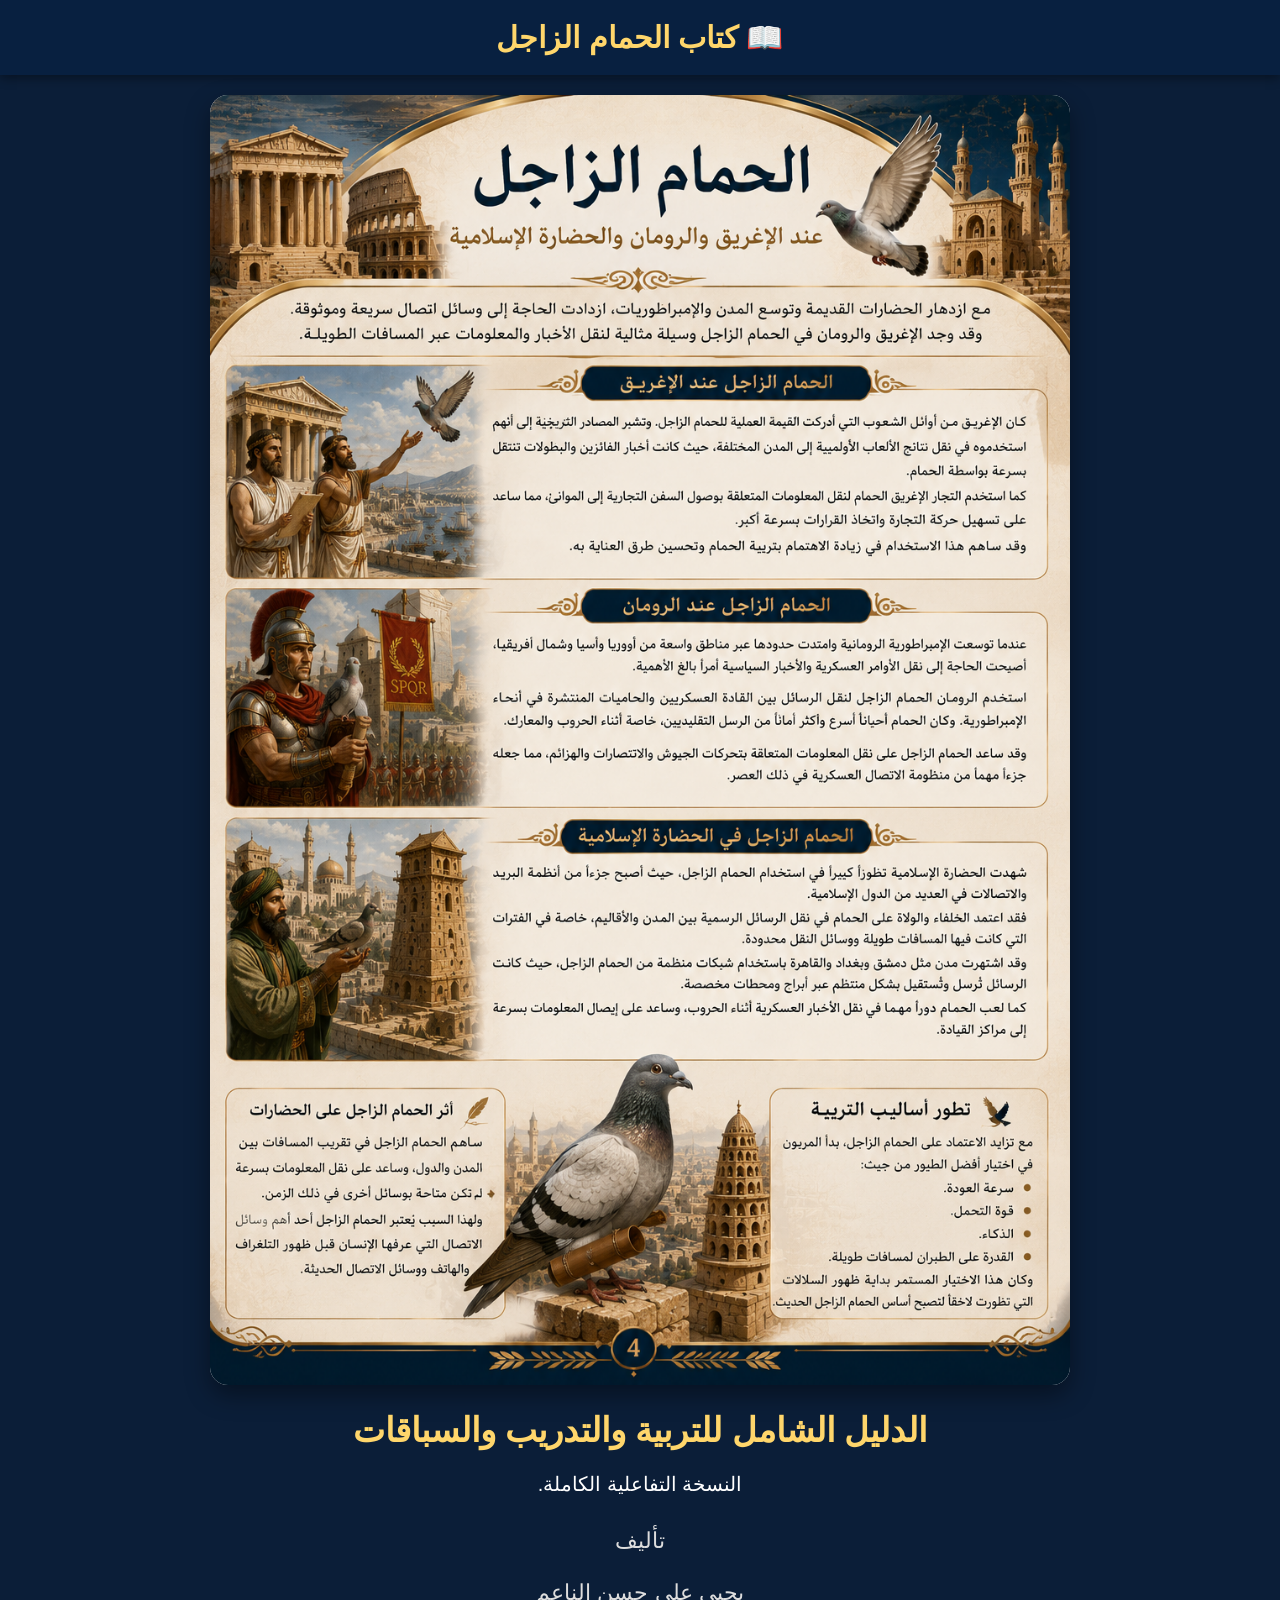
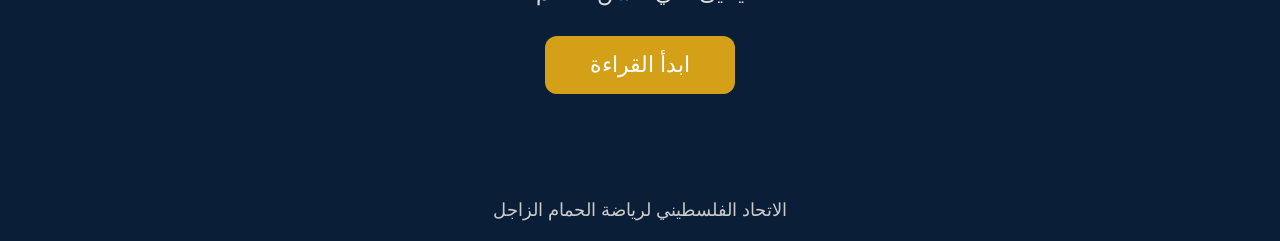
<file: index.html>
<!DOCTYPE html>
<html lang="ar" dir="rtl">

<head>

<meta charset="UTF-8">

<meta name="viewport" content="width=device-width, initial-scale=1.0">

<title>الحمام الزاجل</title>
<link rel="manifest" href="manifest.json">
<meta name="theme-color" content="#007A3D">
<style>

*{
margin:0;
padding:0;
box-sizing:border-box;
font-family:Tahoma,sans-serif;
}

body{
background:#0b1e38;
color:white;
}

header{
background:#082040;
padding:20px;
text-align:center;
font-size:30px;
font-weight:bold;
color:#FFD66B;
box-shadow:0 3px 10px rgba(0,0,0,.4);
}

.container{
max-width:900px;
margin:auto;
padding:20px;
}

.cover{
background:white;
border-radius:18px;
overflow:hidden;
box-shadow:0 10px 25px rgba(0,0,0,.4);
}

.cover img{
width:100%;
display:block;
}

.info{
text-align:center;
padding:25px;
}

.info h1{
font-size:34px;
color:#FFD66B;
margin-bottom:15px;
}

.info p{
font-size:20px;
line-height:1.9;
margin-bottom:25px;
}

.author{

font-size:22px;

color:#ddd;

margin-bottom:30px;

}

.btn{

display:inline-block;

padding:16px 45px;

background:#d4a017;

color:white;

font-size:22px;

text-decoration:none;

border-radius:12px;

transition:.3s;

}

.btn:hover{

background:#b78600;

transform:scale(1.05);

}

footer{

margin-top:40px;

text-align:center;

padding:20px;

font-size:18px;

color:#ccc;

}

@media(max-width:700px){

.info h1{

font-size:28px;

}

.info p{

font-size:18px;

}

.btn{

width:100%;

font-size:20px;

}

}

</style>

</head>

<body>

<header>

📖 كتاب الحمام الزاجل

</header>

<div class="container">

<div class="cover">

<img src="photo-2.png" alt="غلاف الكتاب">

</div>

<div class="info">

<h1>الدليل الشامل للتربية والتدريب والسباقات</h1>

<p>

النسخة التفاعلية الكاملة.

</p>

<div class="author">

تأليف

<br><br>

يحيى علي حسن الناعم

</div>

<a class="btn" href="books.html">
ابدأ القراءة

</a>

</div>

</div>

<footer>

الاتحاد الفلسطيني لرياضة الحمام الزاجل
</footer>
<script>
if ("serviceWorker" in navigator) {
    window.addEventListener("load", function () {
        navigator.serviceWorker.register("service-worker.js")
        .then(function () {
            console.log("Service Worker Registered");
        });
    });
}
</script>
</body>

</html>
</file>
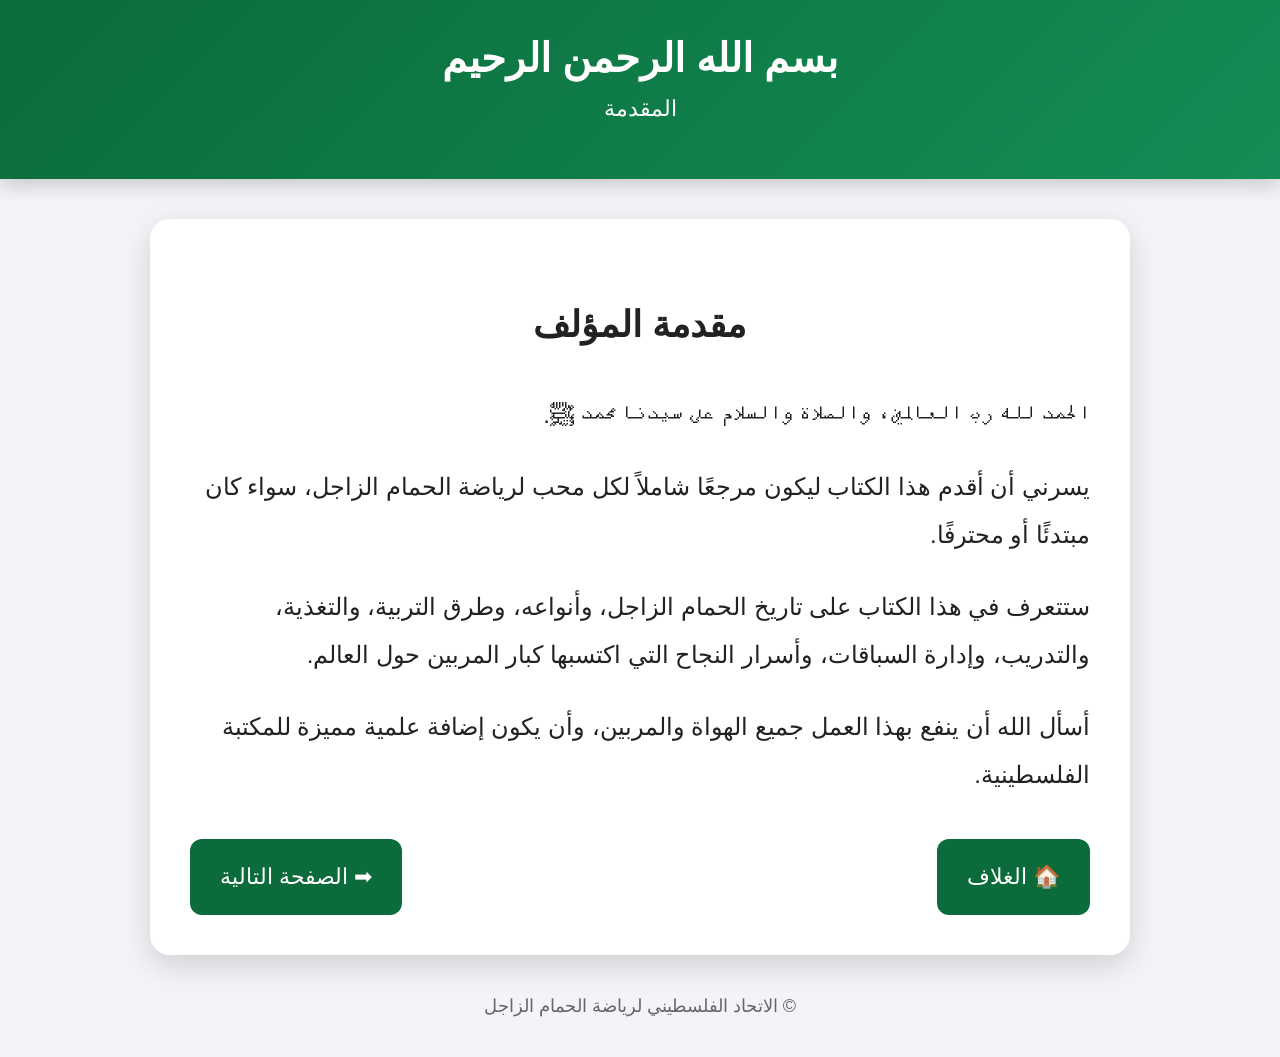
<file: pigeon-book/page1.html>
<!DOCTYPE html>
<html lang="ar" dir="rtl">

<head>

<meta charset="UTF-8">
<meta name="viewport" content="width=device-width, initial-scale=1.0">

<title>الصفحة الأولى</title>

<link rel="stylesheet" href="style.css">

</head>

<body>

<header class="header">

<h1>بسم الله الرحمن الرحيم</h1>

<p>المقدمة</p>

</header>

<div class="page">

<h2>مقدمة المؤلف</h2>

<p>

الحمد لله رب العالمين، والصلاة والسلام على سيدنا محمد ﷺ.

</p>

<p>

يسرني أن أقدم هذا الكتاب ليكون مرجعًا شاملاً لكل محب لرياضة الحمام الزاجل، سواء كان مبتدئًا أو محترفًا.

</p>

<p>

ستتعرف في هذا الكتاب على تاريخ الحمام الزاجل، وأنواعه، وطرق التربية، والتغذية، والتدريب، وإدارة السباقات، وأسرار النجاح التي اكتسبها كبار المربين حول العالم.

</p>

<p>

أسأل الله أن ينفع بهذا العمل جميع الهواة والمربين، وأن يكون إضافة علمية مميزة للمكتبة الفلسطينية.

</p>

<div class="nav">

<a class="btn prev-page" href="index.html">
🏠 الغلاف
</a>

<a class="btn next-page" href="page2.html">
➡ الصفحة التالية
</a>

</div>

</div>

<footer>

© الاتحاد الفلسطيني لرياضة الحمام الزاجل

</footer>
<script>
let touchStartX = 0;
let touchEndX = 0;

document.addEventListener("touchstart", function(e){
    touchStartX = e.changedTouches[0].screenX;
});

document.addEventListener("touchend", function(e){
    touchEndX = e.changedTouches[0].screenX;

    const diff = touchEndX - touchStartX;

    if (diff > 80) {
        const prev = document.querySelector(".prev-page");
        if (prev) window.location.href = prev.href;
    }

    if (diff < -80) {
        const next = document.querySelector(".next-page");
        if (next) window.location.href = next.href;
    }
});
</script>
</body>

</html>
</file>
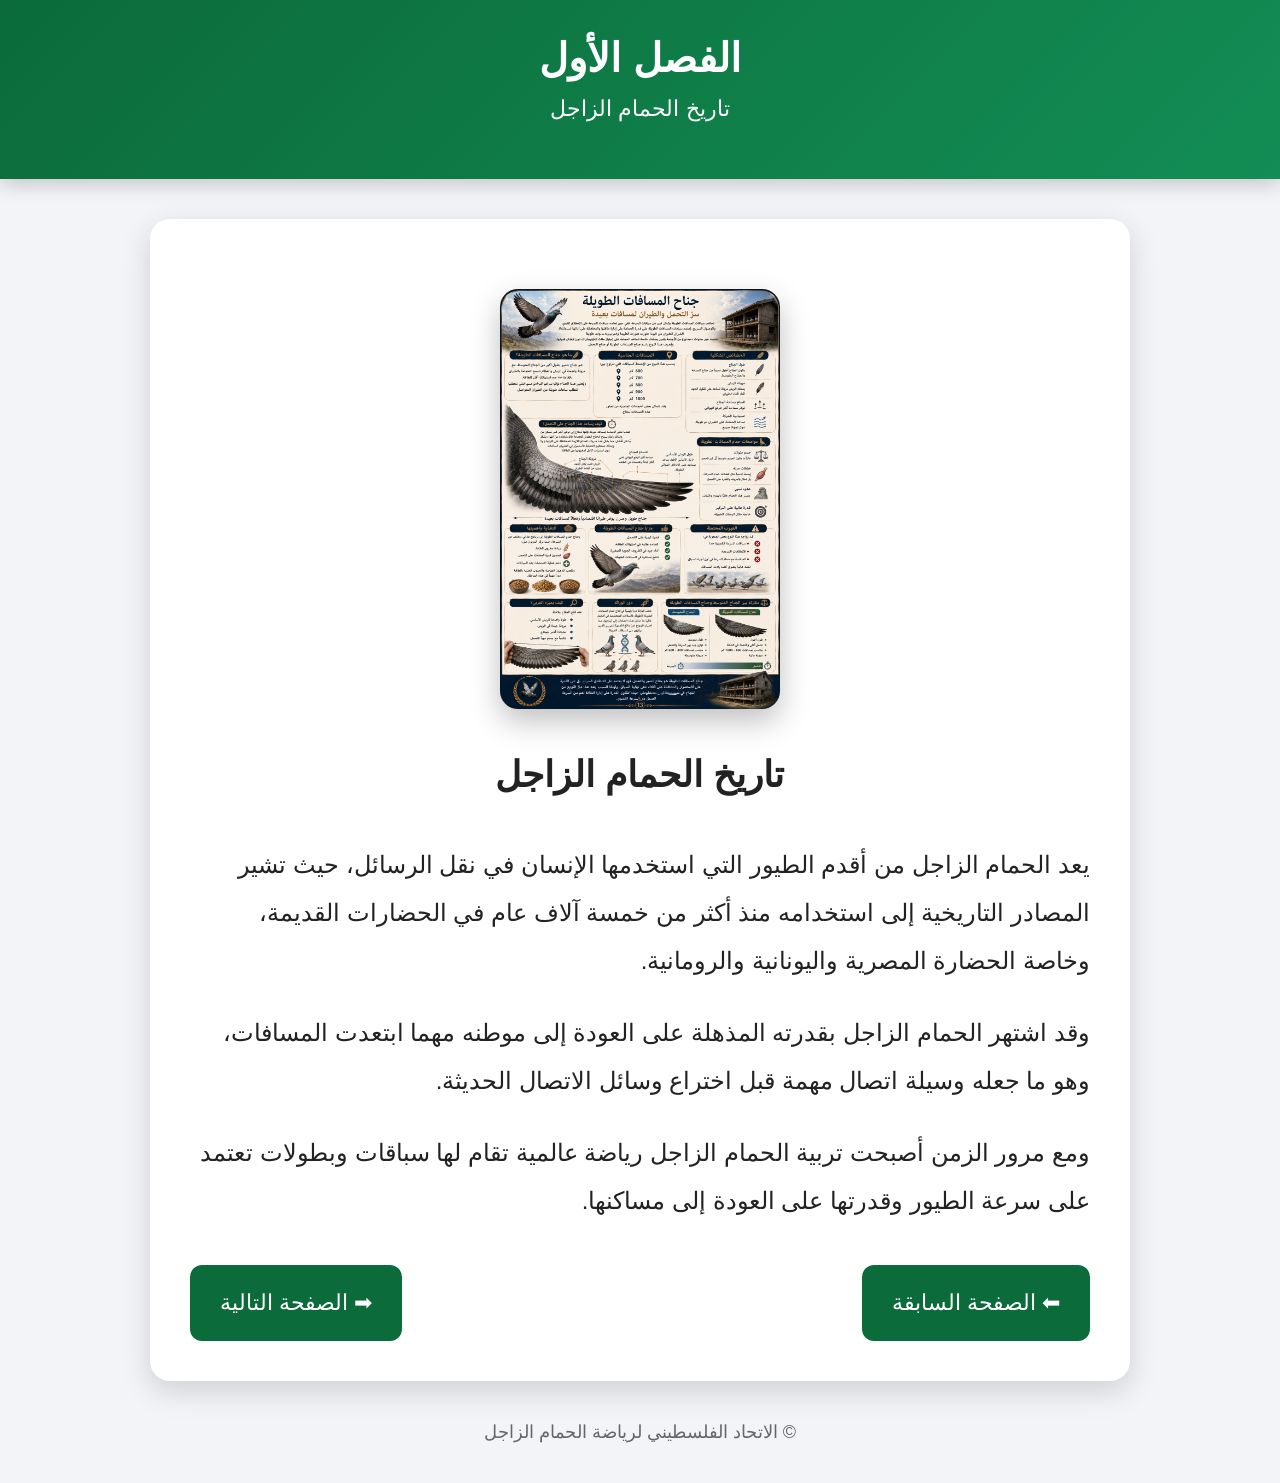
<file: pigeon-book/page2.html>
<!DOCTYPE html>
<html lang="ar" dir="rtl">

<head>

<meta charset="UTF-8">
<meta name="viewport" content="width=device-width, initial-scale=1.0">

<title>الفصل الأول - تاريخ الحمام الزاجل</title>

<link rel="stylesheet" href="style.css">

</head>

<body>

<header class="header">

<h1>الفصل الأول</h1>

<p>تاريخ الحمام الزاجل</p>

</header>

<div class="page">

<img src="../photo-11.png" class="cover">

<h2>تاريخ الحمام الزاجل</h2>

<p>

يعد الحمام الزاجل من أقدم الطيور التي استخدمها الإنسان في نقل الرسائل، حيث تشير المصادر التاريخية إلى استخدامه منذ أكثر من خمسة آلاف عام في الحضارات القديمة، وخاصة الحضارة المصرية واليونانية والرومانية.

</p>

<p>

وقد اشتهر الحمام الزاجل بقدرته المذهلة على العودة إلى موطنه مهما ابتعدت المسافات، وهو ما جعله وسيلة اتصال مهمة قبل اختراع وسائل الاتصال الحديثة.

</p>

<p>

ومع مرور الزمن أصبحت تربية الحمام الزاجل رياضة عالمية تقام لها سباقات وبطولات تعتمد على سرعة الطيور وقدرتها على العودة إلى مساكنها.

</p>

<div class="nav">

<a class="btn prev-page" href="page1.html">
⬅ الصفحة السابقة
</a>

<a class="btn next-page" href="page3.html">
➡ الصفحة التالية
</a>

</div>

</div>

<footer>

© الاتحاد الفلسطيني لرياضة الحمام الزاجل

</footer>
<script>
let touchStartX = 0;
let touchEndX = 0;

document.addEventListener("touchstart", function(e){
    touchStartX = e.changedTouches[0].screenX;
});

document.addEventListener("touchend", function(e){
    touchEndX = e.changedTouches[0].screenX;

    const diff = touchEndX - touchStartX;

    if (diff > 80) {
        const prev = document.querySelector(".prev-page");
        if (prev) window.location.href = prev.href;
    }

    if (diff < -80) {
        const next = document.querySelector(".next-page");
        if (next) window.location.href = next.href;
    }
});
</script>
</body>

</html>
</file>
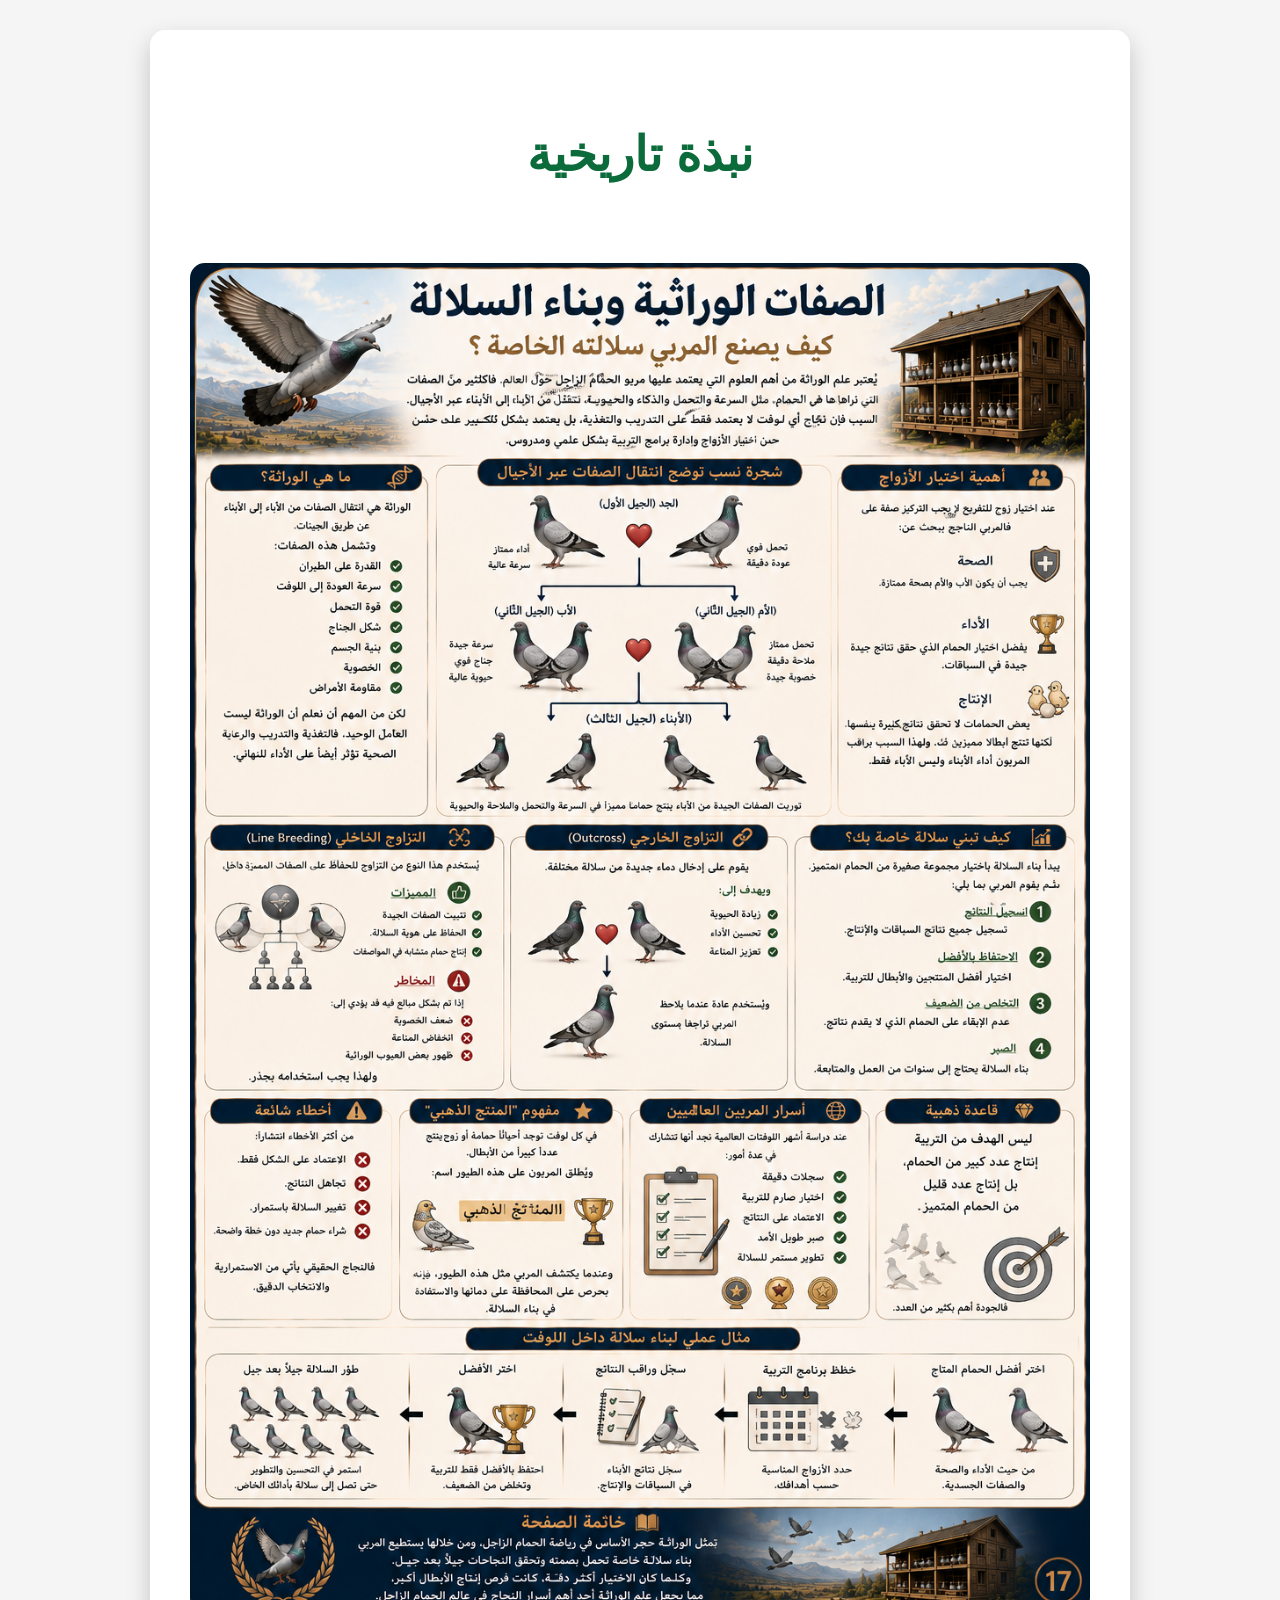
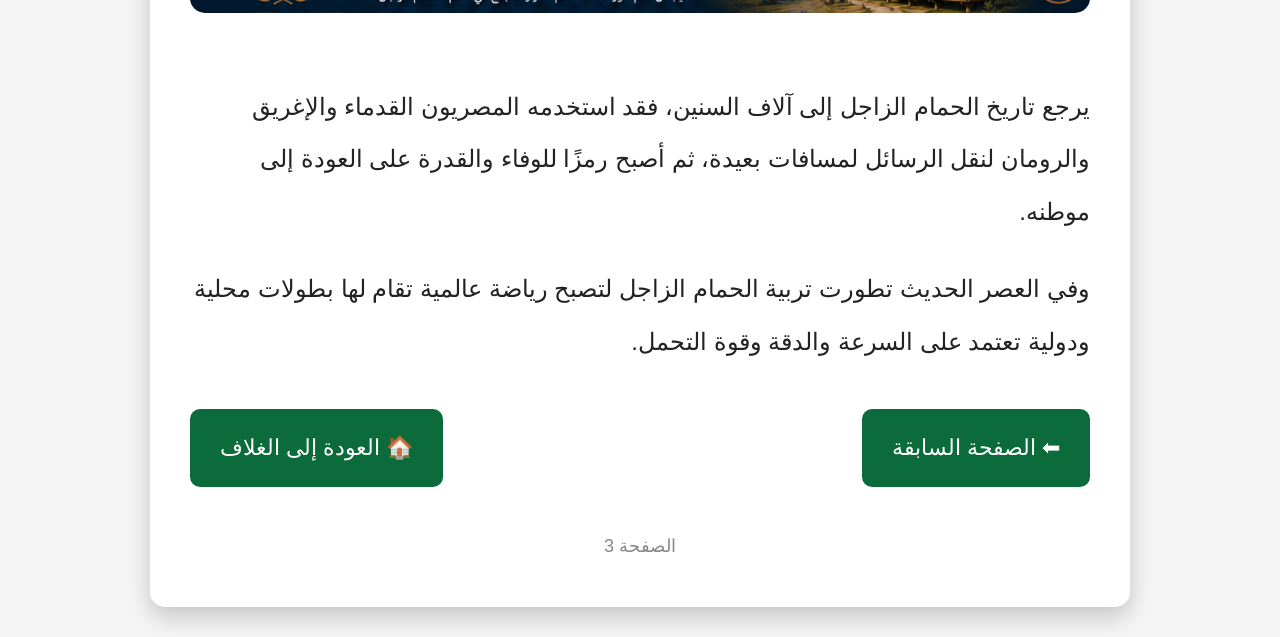
<file: pigeon-book/page3.html>
<!DOCTYPE html>
<html lang="ar" dir="rtl">

<head>

<meta charset="UTF-8">
<meta name="viewport" content="width=device-width, initial-scale=1.0">

<title>الصفحة الثالثة</title>

<style>

body{
margin:0;
background:#f5f5f5;
font-family:Tahoma,sans-serif;
}

.page{
max-width:900px;
margin:30px auto;
background:white;
padding:40px;
border-radius:15px;
box-shadow:0 10px 25px rgba(0,0,0,.2);
line-height:2.2;
font-size:24px;
color:#222;
}

h1{
text-align:center;
color:#0b6b3a;
margin-bottom:30px;
}

.btn{
display:inline-block;
background:#0b6b3a;
color:white;
padding:15px 30px;
border-radius:10px;
text-decoration:none;
font-size:22px;
}

.nav{
display:flex;
justify-content:space-between;
margin-top:40px;
}

img{
width:100%;
border-radius:15px;
margin:25px 0;
}

.page-number{
text-align:center;
margin-top:40px;
font-size:18px;
color:#888;
}

</style>

</head>

<body>

<div class="page">

<h1>
نبذة تاريخية
</h1>

<img src="../photo-12.png">

<p>

يرجع تاريخ الحمام الزاجل إلى آلاف السنين، فقد استخدمه المصريون القدماء والإغريق والرومان لنقل الرسائل لمسافات بعيدة، ثم أصبح رمزًا للوفاء والقدرة على العودة إلى موطنه.

</p>

<p>

وفي العصر الحديث تطورت تربية الحمام الزاجل لتصبح رياضة عالمية تقام لها بطولات محلية ودولية تعتمد على السرعة والدقة وقوة التحمل.

</p>

<div class="nav">

<a class="btn" href="page2.html">
⬅ الصفحة السابقة
</a>

<a class="btn" href="index.html">
🏠 العودة إلى الغلاف
</a>

</div>

<div class="page-number">
الصفحة 3
</div>

</div>

</body>

</html>
</file>
<file: pigeon-book/style.css>
body{
margin:0;
background:#f2f4f7;
font-family:Tahoma,sans-serif;
color:#222;
}

.header{
background:linear-gradient(135deg,#0b6b3a,#138d55);
color:white;
text-align:center;
padding:35px;
box-shadow:0 5px 20px rgba(0,0,0,.2);
}

.header h1{
margin:0;
font-size:40px;
}

.header p{
margin-top:15px;
font-size:22px;
}

.page{
background:white;
width:90%;
max-width:900px;
margin:40px auto;
padding:40px;
border-radius:20px;
box-shadow:0 10px 30px rgba(0,0,0,.15);
animation:fade .5s;
line-height:2;
font-size:24px;
}

.cover{
display:block;
width:280px;
max-width:90%;
margin:30px auto;
border-radius:18px;
box-shadow:0 12px 30px rgba(0,0,0,.25);
}

h2,h3{
text-align:center;
}

.buttons{
display:flex;
justify-content:center;
gap:20px;
flex-wrap:wrap;
margin-top:35px;
}

.btn{
background:#0b6b3a;
color:white;
text-decoration:none;
padding:16px 30px;
border-radius:12px;
font-size:22px;
transition:.3s;
}

.btn:hover{
background:#14874f;
transform:scale(1.05);
}

footer{
margin:40px 0;
text-align:center;
font-size:18px;
color:#666;
}

.nav{
display:flex;
justify-content:space-between;
margin-top:40px;
flex-wrap:wrap;
gap:15px;
}

@keyframes fade{
from{
opacity:0;
transform:translateY(25px);
}
to{
opacity:1;
transform:translateY(0);
}
}

@media(max-width:700px){

.page{
padding:25px;
font-size:21px;
}

.header h1{
font-size:30px;
}

.header p{
font-size:18px;
}

.btn{
width:100%;
text-align:center;
font-size:20px;
}

.cover{
width:220px;
}

}
</file>
